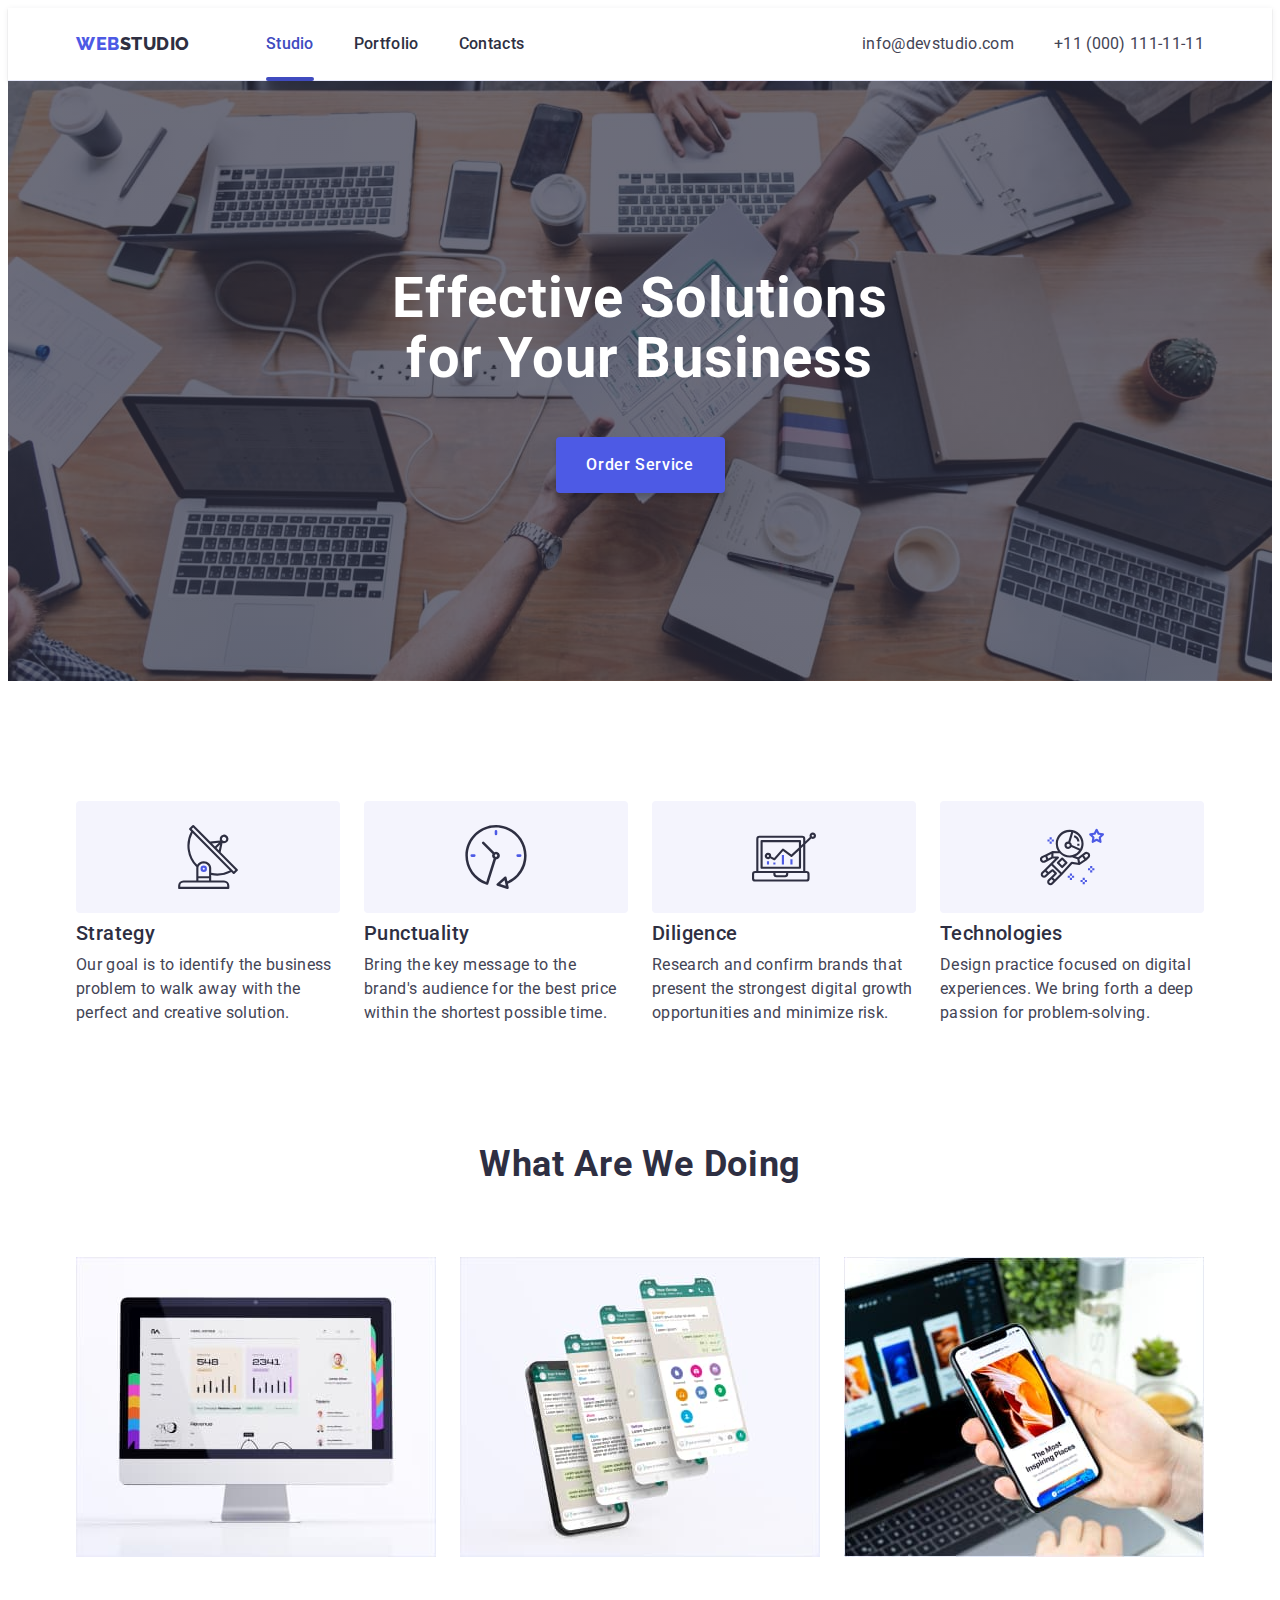
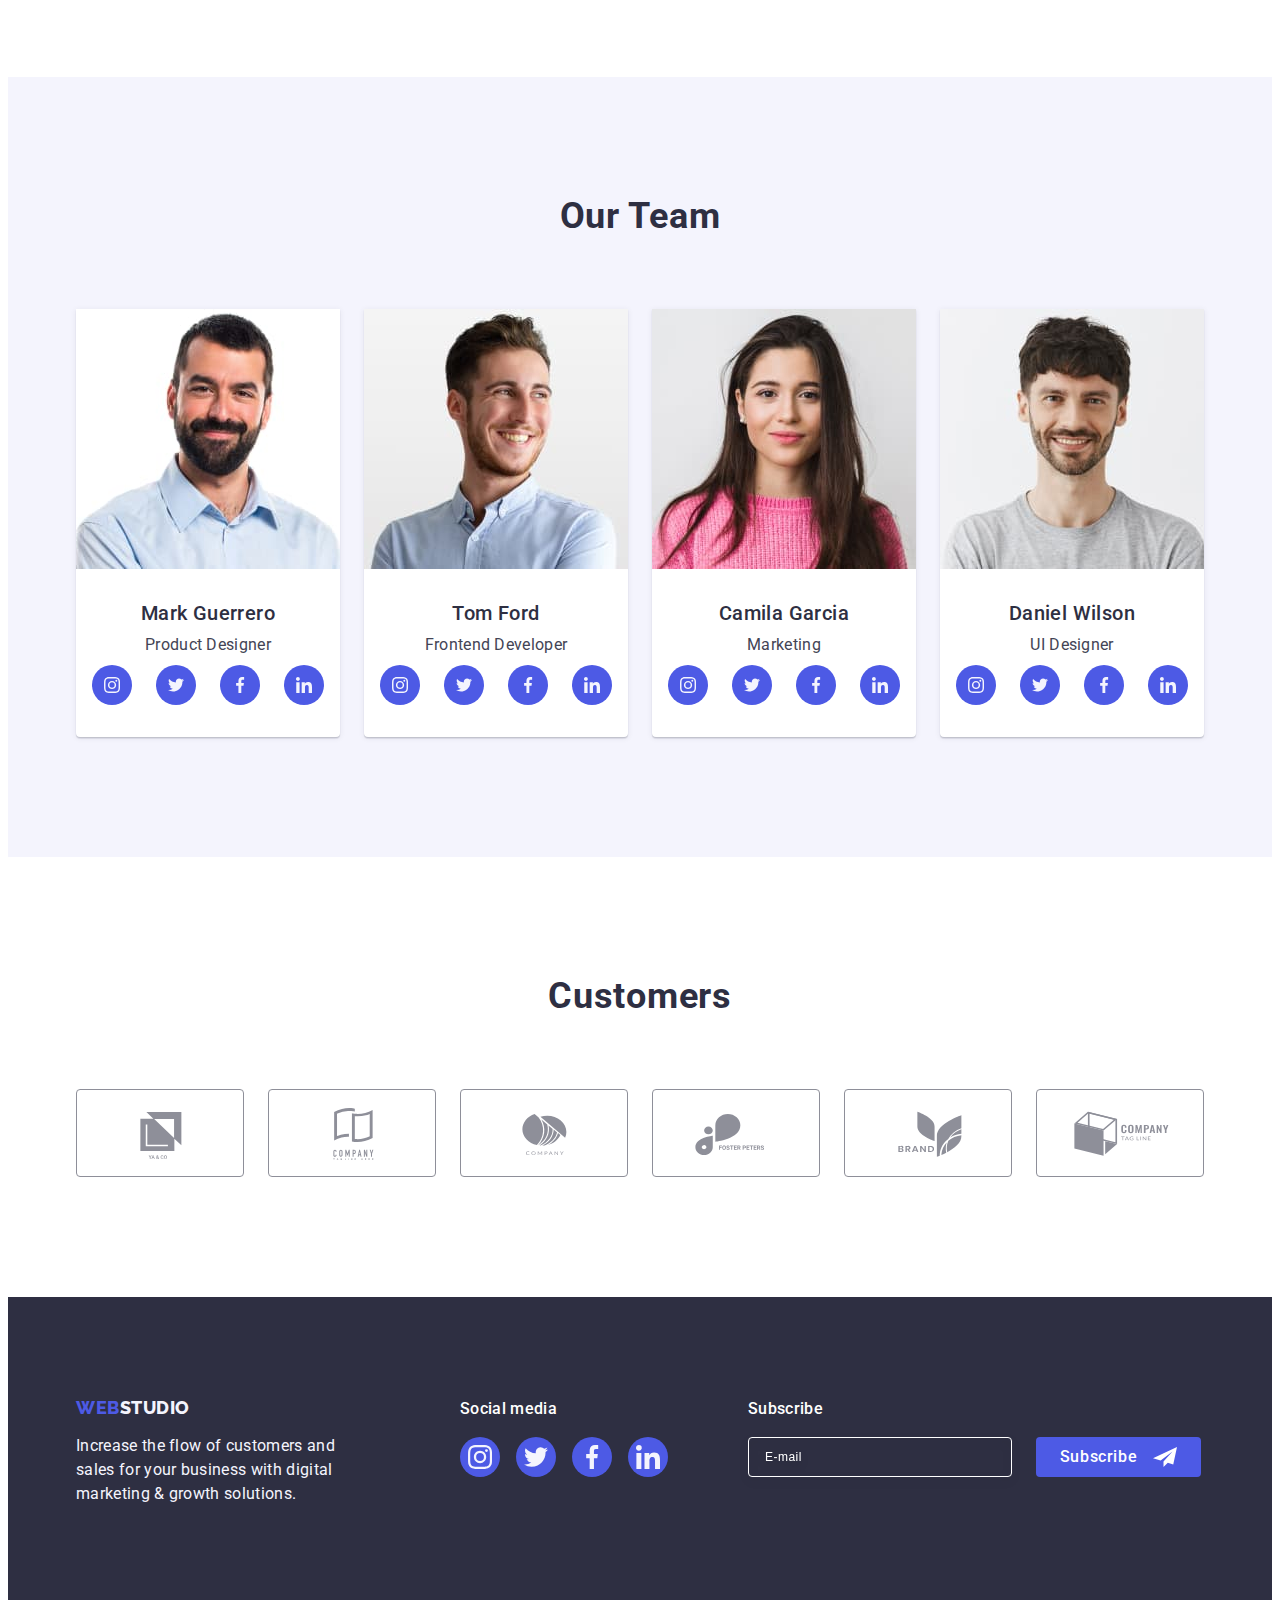
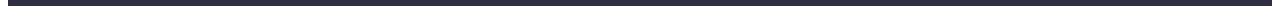
<file: index.html>
<!DOCTYPE html>
<html lang="en">

<head>
    <meta charset="UTF-8">
    <meta http-equiv="X-UA-Compatible" content="IE=edge">
    <meta name="viewport" content="width=device-width, initial-scale=1.0">
    <title>WebStudio</title>
    <link rel="preconnect" href="https://fonts.googleapis.com">
    <link rel="preconnect" href="https://fonts.gstatic.com" crossorigin>
    <link href="https://fonts.googleapis.com/css2?family=Raleway:wght@800&family=Roboto:wght@400;500;700&display=swap"
        rel="stylesheet">
    <link rel="stylesheet" href="https://cdnjs.cloudflare.com/ajax/libs/modern-normalize/2.0.0/modern-normalize.min.css"
        integrity="sha512-4xo8blKMVCiXpTaLzQSLSw3KFOVPWhm/TRtuPVc4WG6kUgjH6J03IBuG7JZPkcWMxJ5huwaBpOpnwYElP/m6wg=="
        crossorigin="anonymous" referrerpolicy="no-referrer" />
    <link rel="stylesheet" href="./css/styles.css">
</head>

<body>
    <header class="header">
        <div class="container header-container">
            <nav class="header-nav">
                <a href="./index.html" class="header-logo link">Web<span class="style-logo">Studio</span>
                </a>
                <ul class="nav-list list">
                    <li class="nav-item"><a class="nav-link link current" href="./index.html">Studio</a></li>
                    <li class="nav-item"><a class="nav-link link" href="./portfolio.html">Portfolio</a></li>
                    <li class="nav-item"><a class="nav-link link" href="">Contacts</a></li>
                </ul>
            </nav>

            <address class="header-address">
                <ul class="address-list list">
                    <li class="address-item"><a class="address-link link"
                            href="mailto:info@devstudio.com">info@devstudio.com</a>
                    </li>
                    <li class="address-item"><a class="address-link link" href="tel:+110001111111">+11 (000)
                            111-11-11</a></li>
                </ul>
            </address>
        </div>
    </header>

    <main>

        <!-- Hero -->

        <section class="hero">
            <div class="container">
                <h1 class="hero-title">Effective Solutions for Your Business</h1>
                <button type="button" class="hero-button" data-modal-open>Order Service</button>
            </div>
        </section>

        <!-- Section 2 -->

        <section class="features">
            <div class="container">
                <h2 class="visually-hidden">Features</h2>
                <ul class="features-list list">
                    <li class="features-item">
                        <div class="features-item-box">
                            <svg class="features-item-icon" width="64" height="64">
                                <use href="./images/icons.svg#icon-antenna">

                                </use>
                            </svg>
                        </div>
                        <h3 class="features-item-title">Strategy</h3>
                        <p class="features-text">Our goal is to identify the business
                            problem to walk away with the perfect and creative solution.</p>
                    </li>
                    <li class="features-item">
                        <div class="features-item-box">
                            <svg class="features-item-icon" width="64" height="64">
                                <use href="./images/icons.svg#icon-clock">

                                </use>
                            </svg>
                        </div>
                        <h3 class="features-item-title">Punctuality</h3>
                        <p class="features-text">Bring the key message to the brand's audience for the best price within
                            the
                            shortest possible
                            time.</p>
                    </li>
                    <li class="features-item">
                        <div class="features-item-box">
                            <svg class="features-item-icon" width="64" height="64">
                                <use href="./images/icons.svg#icon-diagram">

                                </use>
                            </svg>
                        </div>
                        <h3 class="features-item-title">Diligence</h3>
                        <p class="features-text">Research and confirm brands that present the strongest digital growth
                            opportunities and minimize
                            risk.</p>
                    </li>
                    <li class="features-item">
                        <div class="features-item-box">
                            <svg class="features-item-icon" width="64" height="64">
                                <use href="./images/icons.svg#icon-astronaut">

                                </use>
                            </svg>
                        </div>
                        <h3 class="features-item-title">Technologies</h3>
                        <p class="features-text">Design practice focused on digital experiences. We bring forth a deep
                            passion for
                            problem-solving.</p>
                    </li>
                </ul>
            </div>
        </section>

        <!-- Section 3 -->

        <section class="project">
            <div class="container">
                <h2 class="project-title">What are we doing</h2>
                <ul class="project-list list">
                    <li class="project-item"><img src="./images/img1.jpg" alt="desktop" width="360" height="300"></li>
                    <li class="project-item"><img src="./images/img2.jpg" alt="phonescreen" width="360" height="300">
                    </li>
                    <li class="project-item"><img src="./images/img3.jpg" alt="mobile app" width="360" height="300">
                    </li>
                </ul>
            </div>
        </section>

        <!-- Section 4 -->

        <section class="team">
            <div class="container">
                <h2 class="team-title">Our Team</h2>
                <ul class="team-list list">
                    <li class="team-item">
                        <img class="team-item-img" src="./images/mark.jpg" alt="Mark Guerrero" width="264" height="260">
                        <div class="team-card">
                            <h3 class="teammate">Mark Guerrero</h3>
                            <p class="team-text">Product Designer</p>
                            <ul class="team-soc-list list">
                                <li class="team-soc-item">
                                    <a class="team-soc-link link" href="" target="_blank" rel="noopener noreferrer">
                                        <svg class="team-soc-icon" width="16" height="16">
                                            <use href="./images/icons.svg#icon-instagram"></use>
                                        </svg>
                                    </a>
                                </li>
                                <li class="team-soc-item">
                                    <a class="team-soc-link link" href="" target="_blank" rel="noopener noreferrer">
                                        <svg class="team-soc-icon" width="16" height="16">
                                            <use href="./images/icons.svg#icon-twitter"></use>
                                        </svg>
                                    </a>
                                </li>
                                <li class="team-soc-item">
                                    <a class="team-soc-link link" href="" target="_blank" rel="noopener noreferrer">
                                        <svg class="team-soc-icon" width="16" height="16">
                                            <use href="./images/icons.svg#icon-facebook"></use>
                                        </svg>
                                    </a>
                                </li>
                                <li class="team-soc-item">
                                    <a class="team-soc-link link" href="" target="_blank" rel="noopener noreferrer">
                                        <svg class="team-soc-icon" width="16" height="16">
                                            <use href="./images/icons.svg#icon-linkedin"></use>
                                        </svg>
                                    </a>
                                </li>
                            </ul>
                        </div>
                    </li>

                    <li class="team-item">
                        <img class="team-item-img" src="./images/tom.jpg" alt="Tom Ford" width="264" height="260">
                        <div class="team-card">
                            <h3 class="teammate">Tom Ford</h3>
                            <p class="team-text">Frontend Developer</p>
                            <ul class="team-soc-list list">
                                <li class="team-soc-item">
                                    <a class="team-soc-link link" href="" target="_blank" rel="noopener noreferrer">
                                        <svg class="team-soc-icon" width="16" height="16">
                                            <use href="./images/icons.svg#icon-instagram"></use>
                                        </svg>
                                    </a>
                                </li>
                                <li class="team-soc-item">
                                    <a class="team-soc-link link" href="" target="_blank" rel="noopener noreferrer">
                                        <svg class="team-soc-icon" width="16" height="16">
                                            <use href="./images/icons.svg#icon-twitter"></use>
                                        </svg>
                                    </a>
                                </li>
                                <li class="team-soc-item">
                                    <a class="team-soc-link link" href="" target="_blank" rel="noopener noreferrer">
                                        <svg class="team-soc-icon" width="16" height="16">
                                            <use href="./images/icons.svg#icon-facebook"></use>
                                        </svg>
                                    </a>
                                </li>
                                <li class="team-soc-item">
                                    <a class="team-soc-link link" href="" target="_blank" rel="noopener noreferrer">
                                        <svg class="team-soc-icon" width="16" height="16">
                                            <use href="./images/icons.svg#icon-linkedin"></use>
                                        </svg>
                                    </a>
                                </li>
                            </ul>
                        </div>
                    </li>

                    <li class="team-item">
                        <img class="team-item-img" src="./images/camila.jpg" alt="Camila Garcia" width="264"
                            height="260">
                        <div class="team-card">
                            <h3 class="teammate">Camila Garcia</h3>
                            <p class="team-text">Marketing</p>
                            <ul class="team-soc-list list">
                                <li class="team-soc-item">
                                    <a class="team-soc-link link" href="" target="_blank" rel="noopener noreferrer">
                                        <svg class="team-soc-icon" width="16" height="16">
                                            <use href="./images/icons.svg#icon-instagram"></use>
                                        </svg>
                                    </a>
                                </li>
                                <li class="team-soc-item">
                                    <a class="team-soc-link link" href="" target="_blank" rel="noopener noreferrer">
                                        <svg class="team-soc-icon" width="16" height="16">
                                            <use href="./images/icons.svg#icon-twitter"></use>
                                        </svg>
                                    </a>
                                </li>
                                <li class="team-soc-item">
                                    <a class="team-soc-link link" href="" target="_blank" rel="noopener noreferrer">
                                        <svg class="team-soc-icon" width="16" height="16">
                                            <use href="./images/icons.svg#icon-facebook"></use>
                                        </svg>
                                    </a>
                                </li>
                                <li class="team-soc-item">
                                    <a class="team-soc-link link" href="" target="_blank" rel="noopener noreferrer">
                                        <svg class="team-soc-icon" width="16" height="16">
                                            <use href="./images/icons.svg#icon-linkedin"></use>
                                        </svg>
                                    </a>
                                </li>
                            </ul>
                        </div>
                    </li>

                    <li class="team-item">
                        <img class="team-item-img" src="./images/daniel.jpg" alt="Daniel Wilson" width="264"
                            height="260">
                        <div class="team-card">
                            <h3 class="teammate">Daniel Wilson</h3>
                            <p class="team-text">UI Designer</p>
                            <ul class="team-soc-list list">
                                <li class="team-soc-item">
                                    <a class="team-soc-link link" href="" target="_blank" rel="noopener noreferrer">
                                        <svg class="team-soc-icon" width="16" height="16">
                                            <use href="./images/icons.svg#icon-instagram"></use>
                                        </svg>
                                    </a>
                                </li>
                                <li class="team-soc-item">
                                    <a class="team-soc-link link" href="" target="_blank" rel="noopener noreferrer">
                                        <svg class="team-soc-icon" width="16" height="16">
                                            <use href="./images/icons.svg#icon-twitter"></use>
                                        </svg>
                                    </a>
                                </li>
                                <li class="team-soc-item">
                                    <a class="team-soc-link link" href="" target="_blank" rel="noopener noreferrer">
                                        <svg class="team-soc-icon" width="16" height="16">
                                            <use href="./images/icons.svg#icon-facebook"></use>
                                        </svg>
                                    </a>
                                </li>
                                <li class="team-soc-item">
                                    <a class="team-soc-link link" href="" target="_blank" rel="noopener noreferrer">
                                        <svg class="team-soc-icon" width="16" height="16">
                                            <use href="./images/icons.svg#icon-linkedin"></use>
                                        </svg>
                                    </a>
                                </li>
                            </ul>
                        </div>
                    </li>

                </ul>
            </div>
        </section>

        <!-- Section 5 -->

        <section class="customers">
            <div class="container">
                <h2 class="customers-title">Customers</h2>
                <ul class="customers-list list">
                    <li class="customers-item">
                        <a class="customers-link link" href="" target="_blank" rel="noopener noreferrer">
                            <svg class="customers-icon" width="104" height="56">
                                <use href="./images/icons.svg#icon-logo1">

                                </use>
                            </svg>
                        </a>
                    </li>
                    <li class="customers-item">
                        <a class="customers-link link" href="" target="_blank" rel="noopener noreferrer">
                            <svg class="customers-icon" width="104" height="56">
                                <use href="./images/icons.svg#icon-logo2">

                                </use>
                            </svg>
                        </a>
                    </li>
                    <li class="customers-item">
                        <a class="customers-link link" href="" target="_blank" rel="noopener noreferrer">
                            <svg class="customers-icon" width="104" height="56">
                                <use href="./images/icons.svg#icon-logo3">

                                </use>
                            </svg>
                        </a>
                    </li>
                    <li class="customers-item">
                        <a class="customers-link link" href="" target="_blank" rel="noopener noreferrer">
                            <svg class="customers-icon" width="104" height="56">
                                <use href="./images/icons.svg#icon-logo4">

                                </use>
                            </svg>
                        </a>
                    </li>
                    <li class="customers-item">
                        <a class="customers-link link" href="" target="_blank" rel="noopener noreferrer">
                            <svg class="customers-icon" width="104" height="56">
                                <use href="./images/icons.svg#icon-logo5">

                                </use>
                            </svg>
                        </a>
                    </li>
                    <li class="customers-item">
                        <a class="customers-link link" href="" target="_blank" rel="noopener noreferrer">
                            <svg class="customers-icon" width="104" height="56">
                                <use href="./images/icons.svg#icon-logo6">

                                </use>
                            </svg>
                        </a>
                    </li>
                </ul>
            </div>

        </section>

    </main>

    <!-- Footer -->

    <footer class="footer">
        <div class="container footer-container">
            <div class="footer-left-container">
                <a href="./index.html" class="footer-logo link">Web<span class="logo-style">Studio</span></a>
                <p class="footer-text">Increase the flow of customers and sales for your business with digital marketing
                    & growth solutions.</p>
            </div>
            <div class="footer-right-container">
                <p class="footer-title">Social media</p>
                <ul class="footer-soc-list list">
                    <li class="footer-soc-item">
                        <a class="footer-soc-link link" href="" target="_blank" rel="noopener noreferrer">
                            <svg class="footer-soc-icon" width="24" height="24">
                                <use href="./images/icons.svg#icon-instagram"></use>
                            </svg>
                        </a>
                    </li>
                    <li class="footer-soc-item">
                        <a class="footer-soc-link link" href="" target="_blank" rel="noopener noreferrer">
                            <svg class="footer-soc-icon" width="24" height="24">
                                <use href="./images/icons.svg#icon-twitter"></use>
                            </svg>
                        </a>
                    </li>
                    <li class="footer-soc-item">
                        <a class="footer-soc-link link" href="" target="_blank" rel="noopener noreferrer">
                            <svg class="footer-soc-icon" width="24" height="24">
                                <use href="./images/icons.svg#icon-facebook"></use>
                            </svg>
                        </a>
                    </li>
                    <li class="footer-soc-item">
                        <a class="footer-soc-link link" href="" target="_blank" rel="noopener noreferrer">
                            <svg class="footer-soc-icon" width="24" height="24">
                                <use href="./images/icons.svg#icon-linkedin"></use>
                            </svg>
                        </a>
                    </li>
                </ul>
            </div>
            <div class="footer-form">
                <p class="footer-form-text">Subscribe</p>
                <form class="subscribe-form">
                    <label class="footer-form-field">
                        <input class="footer-input" name="email" minlength="3" pattern="[a-z]" type="email"
                            placeholder="E-mail" />
                    </label>
                    <button type="submit" class="footer-button">Subscribe
                        <svg class="footer-button-icon" width="24" height="24">
                            <use href="./images/icons.svg#icon-subscribe-icon"></use>
                        </svg>
                    </button>
                </form>
            </div>
        </div>
    </footer>

    <!-- Modal-window -->

    <div class="backdrop is-hidden" data-modal>
        <div class="modal">
            <button type="button" class="modal-close-button" data-modal-close>
                <svg class="modal-close-icon" width="8" height="8">
                    <use href="./images/icons.svg#icon-close-black-18dp-2-1-2"></use>
                </svg>
            </button>
            <p class="modal-title">Leave your contacts and we will call you back</p>
            <form class="modal-form">
                <div class="modal-field">
                    <label for="user-name" class="modal-form-field">Name</label>
                    <div class="input-wrap">
                        <input id="user-name" type="text" name="user-name" class="modal-input" required
                            pattern="[a-zA-Z]+" minlength="2" />
                        <svg class="modal-icon" width="18" height="24">
                            <use href="./images/icons.svg#icon-person-black-18dp-1-1"></use>
                        </svg>
                    </div>
                </div>
                <div class="modal-field">
                    <label for="user-phone" class="modal-form-field">Phone</label>
                    <div class="input-wrap">
                        <input id="user-phone" type="tel" name="user-phone" class="modal-input" required
                            pattern="^[0-9]{3}-[0-9]{3}-[0-9]{2}-[0-9]{2}" title="xxx-xxx-xx-xx" />
                        <svg class="modal-icon" width="18" height="24">
                            <use href="./images/icons.svg#icon-phone-black-18dp-1-1"></use>
                        </svg>
                    </div>
                </div>
                <div class="modal-field">
                    <label for="user-email" class="modal-form-field">Email</label>
                    <div class="input-wrap">
                        <input id="user-email" type="email" name="user-email" class="modal-input" required />
                        <svg class="modal-icon" width="18" height="24">
                            <use href="./images/icons.svg#icon-email-black-18dp-1-1"></use>
                        </svg>
                    </div>
                </div>
                <div class="modal-comment-field">
                    <label for="user-comment" class="modal-form-field">Comment</label>
                    <textarea id="user-comment" name="user-comment" class="modal-comment"
                        placeholder="Text input"></textarea>
                </div>
                <div class="modal-checkbox">
                    <input id="user-privacy" type="checkbox" name="user-privacy" value="true"
                        class="modal-form-check visually-hidden">
                    <label for="user-privacy" class="modal-form-check-desc">
                        <span class="checkbox-icon">
                            <svg class="check-icon" width="10" height="8">
                                <use href="./images/icons.svg#icon-check-icon"></use>
                            </svg>
                        </span> I accept the terms and conditions of the <a class="checkbox-link" href="">Privacy
                            Policy</a>
                    </label>
                </div>
                <button type="submit" class="modal-submit-button">Send</button>

            </form>
        </div>
    </div>
    <script src="./js/modal.js"></script>
</body>

</html>
</file>
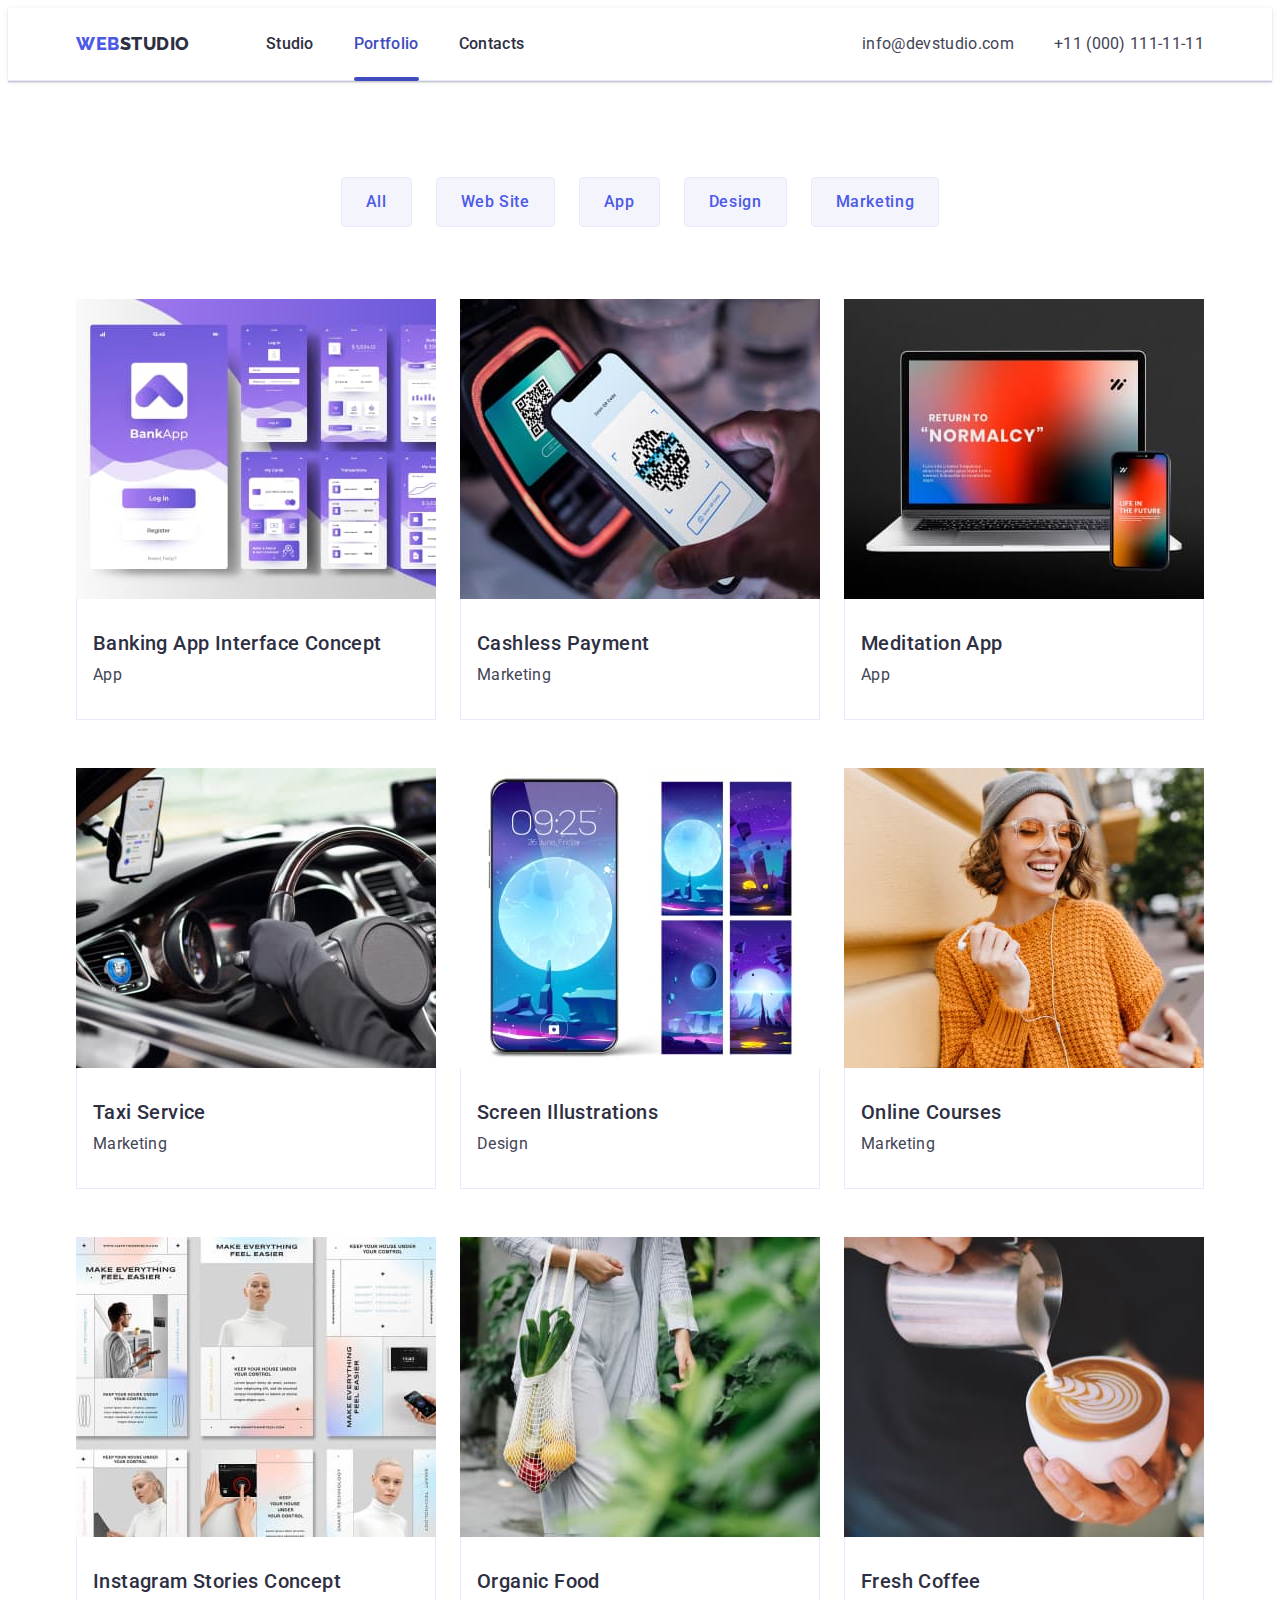
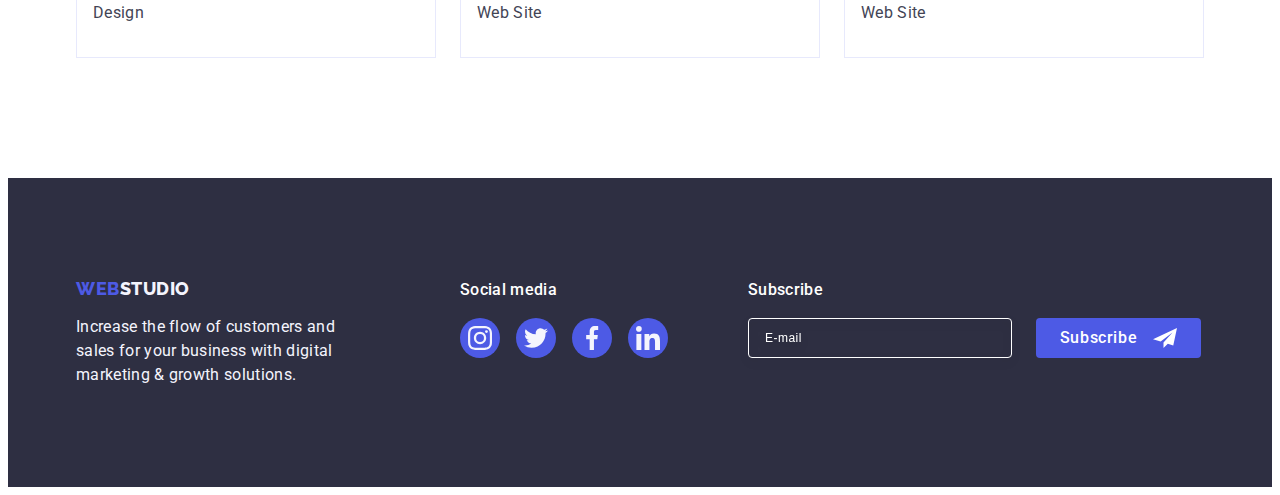
<file: portfolio.html>
<!DOCTYPE html>
<html lang="en">

<head>
    <meta charset="UTF-8">
    <meta http-equiv="X-UA-Compatible" content="IE=edge">
    <meta name="viewport" content="width=device-width, initial-scale=1.0">
    <title>Portfolio</title>
    <link rel="preconnect" href="https://fonts.googleapis.com">
    <link rel="preconnect" href="https://fonts.gstatic.com" crossorigin>
    <link href="https://fonts.googleapis.com/css2?family=Raleway:wght@800&family=Roboto:wght@400;500;700&display=swap"
        rel="stylesheet">
    <link rel="stylesheet" href="https://cdnjs.cloudflare.com/ajax/libs/modern-normalize/2.0.0/modern-normalize.min.css"
        integrity="sha512-4xo8blKMVCiXpTaLzQSLSw3KFOVPWhm/TRtuPVc4WG6kUgjH6J03IBuG7JZPkcWMxJ5huwaBpOpnwYElP/m6wg=="
        crossorigin="anonymous" referrerpolicy="no-referrer" />
    <link rel="stylesheet" href="./css/styles.css">
</head>

<body>
    <header class="header">
        <div class="container header-container">
            <nav class="header-nav">
                <a href="./index.html" class="header-logo link">Web<span class="style-logo">Studio</span>
                </a>
                <ul class="nav-list list">
                    <li class="nav-item"><a class="nav-link link" href="./index.html">Studio</a></li>
                    <li class="nav-item"><a class="nav-link link current" href="./portfolio.html">Portfolio</a></li>
                    <li class="nav-item"><a class="nav-link link" href="">Contacts</a></li>
                </ul>
            </nav>

            <address class="header-address">
                <ul class="address-list list">
                    <li class="address-item"><a class="address-link link"
                            href="mailto:info@devstudio.com">info@devstudio.com</a>
                    </li>
                    <li class="address-item"><a class="address-link link" href="tel:+110001111111">+11 (000)
                            111-11-11</a></li>
                </ul>
            </address>
        </div>

    </header>

    <main>

        <!-- Our Products -->

        <section class="about">
            <div class="container">
                <h1 class="about-title visually-hidden">About our products</h1>
                <ul class="about-list list">
                    <li class="about-item"><button type="button" class="about-button">All</button></li>
                    <li class="about-item"><button type="button" class="about-button">Web Site</button></li>
                    <li class="about-item"><button type="button" class="about-button">App</button></li>
                    <li class="about-item"><button type="button" class="about-button">Design</button></li>
                    <li class="about-item"><button type="button" class="about-button">Marketing</button></li>
                </ul>
                <ul class="products-list list">
                    <li class="product-item "><a href="" class=" product-link link ">
                            <div class="portfolio-image-wrap">
                                <img class="portfolio-image" src="./images/portfolio/card1.jpg" alt="Banking App"
                                    width="360" height="300">
                                <p class="image-cover-text">
                                    14 Stylish and User-Friendly App Design Concepts · Task Manager App · Calorie
                                    Tracker
                                    App · Exotic Fruit Ecommerce App · Cloud Storage App
                                </p>
                            </div>

                            <div class="portfolio-card">
                                <h2 class="product-title link">Banking App Interface Concept</h2>
                                <p class="product-text">App</p>
                            </div>
                        </a></li>
                    <li class="product-item"><a href="" class=" product-link link">
                            <div class="portfolio-image-wrap">
                                <img class="portfolio-image" src="./images/portfolio/card2.jpg" alt="Payment by phone"
                                    width="360" height="300">
                                <p class="image-cover-text">
                                    14 Stylish and User-Friendly App Design Concepts · Task Manager App · Calorie
                                    Tracker
                                    App · Exotic Fruit Ecommerce App · Cloud Storage App
                                </p>
                            </div>

                            <div class="portfolio-card">
                                <h2 class="product-title link">Cashless Payment</h2>
                                <p class="product-text">Marketing</p>
                            </div>
                        </a></li>
                    <li class="product-item"><a href="" class=" product-link link">
                            <div class="portfolio-image-wrap">
                                <img class="portfolio-image" src="./images/portfolio/card3.jpg" alt="Meditation App"
                                    width="360" height="300">
                                <p class="image-cover-text">
                                    14 Stylish and User-Friendly App Design Concepts · Task Manager App · Calorie
                                    Tracker
                                    App · Exotic Fruit Ecommerce App · Cloud Storage App
                                </p>
                            </div>

                            <div class="portfolio-card">
                                <h2 class="product-title link">Meditation App</h2>
                                <p class="product-text">App</p>
                            </div>
                        </a></li>
                    <li class="product-item"><a href="" class=" product-link link">
                            <div class="portfolio-image-wrap">
                                <img class="portfolio-image" src="./images/portfolio/card4.jpg" alt="Taxi Service"
                                    width="360" height="300">
                                <p class="image-cover-text">
                                    14 Stylish and User-Friendly App Design Concepts · Task Manager App · Calorie
                                    Tracker
                                    App · Exotic Fruit Ecommerce App · Cloud Storage App
                                </p>
                            </div>

                            <div class="portfolio-card">
                                <h2 class="product-title link">Taxi Service</h2>
                                <p class="product-text">Marketing</p>
                            </div>
                        </a></li>
                    <li class="product-item"><a href="" class=" product-link link">
                            <div class="portfolio-image-wrap">
                                <img class="portfolio-image" src="./images/portfolio/card5.jpg" alt="Phonescreen"
                                    width="360" height="300">
                                <p class="image-cover-text">
                                    14 Stylish and User-Friendly App Design Concepts · Task Manager App · Calorie
                                    Tracker
                                    App · Exotic Fruit Ecommerce App · Cloud Storage App
                                </p>
                            </div>

                            <div class="portfolio-card">
                                <h2 class="product-title link">Screen Illustrations</h2>
                                <p class="product-text">Design</p>
                            </div>
                        </a></li>
                    <li class="product-item"><a href="" class=" product-link link">
                            <div class="portfolio-image-wrap">
                                <img class="portfolio-image" src="./images/portfolio/card6.jpg" alt="Happy customer"
                                    width="360" height="300">
                                <p class="image-cover-text">
                                    14 Stylish and User-Friendly App Design Concepts · Task Manager App · Calorie
                                    Tracker
                                    App · Exotic Fruit Ecommerce App · Cloud Storage App
                                </p>
                            </div>

                            <div class="portfolio-card">
                                <h2 class="product-title link">Online Courses</h2>
                                <p class="product-text">Marketing</p>
                            </div>
                        </a></li>
                    <li class="product-item"><a href="" class=" product-link link">
                            <div class="portfolio-image-wrap">
                                <img class="portfolio-image" src="./images/portfolio/card7.jpg" alt="Instagram Stories"
                                    width="360" height="300">
                                <p class="image-cover-text">
                                    14 Stylish and User-Friendly App Design Concepts · Task Manager App · Calorie
                                    Tracker
                                    App · Exotic Fruit Ecommerce App · Cloud Storage App
                                </p>
                            </div>

                            <div class="portfolio-card">
                                <h2 class="product-title link">Instagram Stories Concept</h2>
                                <p class="product-text">Design</p>
                            </div>
                        </a></li>
                    <li class="product-item"><a href="" class=" product-link link">
                            <div class="portfolio-image-wrap">
                                <img class="portfolio-image" src="./images/portfolio/card8.jpg" alt="Organic Food"
                                    width="360" height="300">
                                <p class="image-cover-text">
                                    14 Stylish and User-Friendly App Design Concepts · Task Manager App · Calorie
                                    Tracker
                                    App · Exotic Fruit Ecommerce App · Cloud Storage App
                                </p>
                            </div>

                            <div class="portfolio-card">
                                <h2 class="product-title link">Organic Food</h2>
                                <p class="product-text">Web Site</p>
                            </div>
                        </a></li>
                    <li class="product-item"><a href="" class=" product-link link">
                            <div class="portfolio-image-wrap">
                                <img class="portfolio-image" src="./images/portfolio/card9.jpg" alt="Cup of Coffee"
                                    width="360" height="300">
                                <p class="image-cover-text">
                                    14 Stylish and User-Friendly App Design Concepts · Task Manager App · Calorie
                                    Tracker
                                    App · Exotic Fruit Ecommerce App · Cloud Storage App
                                </p>
                            </div>

                            <div class="portfolio-card">
                                <h2 class="product-title link">Fresh Coffee</h2>
                                <p class="product-text">Web Site</p>
                            </div>
                        </a></li>
                </ul>
            </div>
        </section>

    </main>

    <!-- Footer -->

    <footer class="footer">
        <div class="container footer-container">
            <div class="footer-left-container">
                <a href="./index.html" class="footer-logo link">Web<span class="logo-style">Studio</span></a>
                <p class="footer-text">Increase the flow of customers and sales for your business with digital marketing
                    & growth solutions.</p>
            </div>

            <div class="footer-right-container">
                <p class="footer-title">Social media</p>
                <ul class="footer-soc-list list">
                    <li class="footer-soc-item">
                        <a class="footer-soc-link link" href="" target="_blank" rel="noopener noreferrer">
                            <svg class="footer-soc-icon" width="24" height="24">
                                <use href="./images/icons.svg#icon-instagram"></use>
                            </svg>
                        </a>
                    </li>
                    <li class="footer-soc-item">
                        <a class="footer-soc-link link" href="" target="_blank" rel="noopener noreferrer">
                            <svg class="footer-soc-icon" width="24" height="24">
                                <use href="./images/icons.svg#icon-twitter"></use>
                            </svg>
                        </a>
                    </li>
                    <li class="footer-soc-item">
                        <a class="footer-soc-link link" href="" target="_blank" rel="noopener noreferrer">
                            <svg class="footer-soc-icon" width="24" height="24">
                                <use href="./images/icons.svg#icon-facebook"></use>
                            </svg>
                        </a>
                    </li>
                    <li class="footer-soc-item">
                        <a class="footer-soc-link link" href="" target="_blank" rel="noopener noreferrer">
                            <svg class="footer-soc-icon" width="24" height="24">
                                <use href="./images/icons.svg#icon-linkedin"></use>
                            </svg>
                        </a>
                    </li>
                </ul>
            </div>

            <div class="footer-form">
                <p class="footer-form-text">Subscribe</p>
                <form class="subscribe-form">
                    <label class="footer-form-field">
                        <input class="footer-input" name="email" minlength="3" pattern="[a-z]" type="email"
                            placeholder="E-mail" />
                    </label>
                    <button type="submit" class="footer-button">Subscribe
                        <svg class="footer-button-icon" width="24" height="24">
                            <use href="./images/icons.svg#icon-subscribe-icon"></use>
                        </svg>
                    </button>
                </form>
            </div>

        </div>
    </footer>

</body>

</html>
</file>
<file: css/styles.css>
*,
::after,
::before {
    box-sizing: border-box;
}

:root {
    --color: #434455;
    --first-color: #FFFFFF;
    --light-blue-color: #4D5AE5;
    --navy-color: #2E2F42;
    --address-link-color: #434455;
    --text-color: #434455;
    --hover-color: #404BBF;
    --second-color: #F4F4FD;
    --border: #e7e9fc;
    --footer-soc-hover: #31d0aa;
    --customers-color: #8e8f99;
    --label-color: #8e8f99;
}

body {
    font-family: 'Roboto', sans-serif;
    color: var(--color);
    background-color: var(--first-color);    
}

.list{
    list-style: none;
}

.link{
    text-decoration: none;
}

h1,h2,h3,h4,h5,h6,p,ul {
margin: 0;
padding: 0;

}
.container {
    width: 1158px;
    padding-left: 15px;
    padding-right: 15px;
    margin: 0 auto;
}

img {
    display: block;
}


/* Header */

.header {
border-bottom: 1px solid var(--border);
box-shadow: 0px 2px 1px rgba(46, 47, 66, 0.08), 0px 1px 1px rgba(46, 47, 66, 0.16), 0px 1px 6px rgba(46, 47, 66, 0.08);
}

.header-container {
    display: flex;
    align-items: center;
}

.header-nav {
    display: flex;
    align-items: center;
}

.nav-list {
    display: flex;
    align-items: center;
    gap: 40px;
}

.header-logo{
    font-family: 'Raleway', sans-serif;
    font-style: normal;
    font-weight: 800;
    font-size: 18px;
    line-height: 1.17;
    letter-spacing: 0.03em;
    text-transform: uppercase;
    color: var(--light-blue-color);
    margin-right: 76px;
}

.style-logo{
    font-family: 'Raleway', sans-serif;
    font-style: normal;
    font-weight: 800;
    font-size: 18px;
    line-height: 1.17;
    letter-spacing: 0.03em;
    text-transform: uppercase;
    color: var(--navy-color);
}

.nav-link{
    font-weight: 500;
    font-size: 16px;
    line-height: 1.50;
    letter-spacing: 0.02em;
    color: var(--navy-color);
    padding-top: 24px;
    padding-bottom: 24px;
    display: block;
    position: relative;
    transition: color 250ms cubic-bezier(0.4, 0, 0.2, 1);
}

.nav-link.current:after {
    content: "";
    position: absolute;
    width: 100%;
    height: 4px;
    left: 0;
    bottom: -1px;
    background-color: var(--hover-color);
    border-radius: 2px;


}

.nav-link:hover,
.nav-link:focus,
.nav-link.current {
    color: var(--hover-color);
}

.header-address {
    font-style: normal;
    margin-left: auto;
}

.address-list {
    display: flex;
    gap: 40px;   
}

.address-link{
    font-size: 16px;
    line-height: 1.50;
    letter-spacing: 0.02em;
    color: var(--address-link-color);
    transition: color 250ms cubic-bezier(0.4, 0, 0.2, 1);
}

.address-link:hover,
.address-link:focus {
color: var(--hover-color);
}

/* Hero */

.hero{
    background-color: var(--navy-color);
    padding-top: 188px;
    padding-bottom: 188px;
    background-image: linear-gradient(rgba(46, 47, 66, 0.7),rgba(46, 47, 66, 0.7)),url(../images/people-office1.jpg);
    max-width: 1440px;
    background-repeat: no-repeat;
    background-position: center;
    background-size: cover;
    margin-left: auto;
    margin-right: auto;
}

.hero-title{
    
    font-weight: 700;
    font-size: 56px;
    line-height: 1.07;
    letter-spacing: 0.02em;
    color: var(--first-color);
    margin-top: 0;
    margin-right: auto;
    margin-left: auto;
    margin-bottom: 48px;
    max-width: 496px;
    text-align: center;
}

.hero-button{
    
    font-family: 'Roboto', sans-serif;
    font-style: normal;
    font-weight: 500;
    font-size: 16px;
    line-height: 1.50;
    letter-spacing: 0.04em;
    color: var(--first-color);
    background-color: var(--light-blue-color);
    cursor: pointer;
    display: block;
    box-shadow: 0px 4px 4px rgba(0, 0, 0, 0.15);
    border-radius: 4px;
    margin: 0 auto;
    min-width: 169px;
    height: 56px;
    border: none;
    transition: background-color 250ms cubic-bezier(0.4, 0, 0.2, 1);
    }

.hero-button:hover,
.hero-button:focus {
    background-color: var(--hover-color);
}

/* Section 2 */

.features {
    padding-top: 120px;
    padding-bottom: 120px;
}


.visually-hidden {
    width: 1px;
    height: 1px;
    margin: -1px;
    border: 0;
    padding: 0;
    white-space: nowrap;
    clip-path: inset(100%);
    clip: rect(0 0 0 0);
    overflow: hidden;
    position: absolute;
}

.features-item-box {
    display: flex;
    align-items: center;
    justify-content: center;
    height: 112px;
    background-color: var(--second-color);
    border-radius: 4px;
    margin-bottom: 8px;
}

.features-list {
    display: flex;
    gap: 24px;
}

.features-item {
    width: calc((100% - 72px) / 4);
}

.features-item-title {
    font-weight: 500;
    font-size: 20px;
    line-height: 1.20;
    letter-spacing: 0.02em;
    color: var(--navy-color);
    margin-bottom: 8px;
}

.features-text {
    font-size: 16px;
    line-height: 1.5;
    letter-spacing: 0.02em;
    color: var(--text-color);
}

/* Section 3 */

.project {
    padding-bottom: 120px;
}

.project-title {
    font-weight: 700;
    font-size: 36px;
    line-height: 1.11;
    text-align: center;
    letter-spacing: 0.02em;
    text-transform: capitalize;   
    color: var(--navy-color);
    margin-bottom: 72px;
}

.project-list {
    display: flex;
    gap: 24px;
    margin-top: 72px;
}

.project-item {
    flex-basis: calc((100% - 48px) / 3);
}

/* Section 4 */

.team {
    background-color: var(--second-color);
    padding-top: 120px;
    padding-bottom: 120px;
}

.team-title {
    font-weight: 700;
    font-size: 36px;
    line-height: 1.11;
    text-align: center;
    letter-spacing: 0.02em;
    text-transform: capitalize;
    color: var(--navy-color);
    margin-bottom: 72px;
}

.team-list {
    display: flex;
    gap: 24px;
}

.team-item {
    background-color: var(--first-color);
    box-shadow: 0px 1px 6px rgba(46, 47, 66, 0.08), 0px 1px 1px rgba(46, 47, 66, 0.16), 0px 2px 1px rgba(46, 47, 66, 0.08);
    border-radius: 0px 0px 4px 4px;
    width: calc ((100% - 3 * 24px) / 4);
}

.team-item-img {
    display: block;
    max-width: 100%;
    height: auto;
}

.team-card {
    padding: 32px 16px;
    }

.teammate {
    font-weight: 500;
    font-size: 20px;
    line-height: 1.20;
    letter-spacing: 0.02em; 
    color: var(--navy-color);
    text-align: center;
    margin-bottom: 8px;
}

.team-text {
    font-size: 16px;
    line-height: 1.50;
    letter-spacing: 0.02em;
    color: var(--text-color);
    text-align: center;
}

.team-soc-list {
    display: flex;
    justify-content: center;
    gap: 24px;
    margin-top: 8px;
}

.team-soc-item {
    width: 40px;
    height: 40px;
}

.team-soc-link {
    width: 100%;
    height: 100%;
    background-color: var(--light-blue-color);
    border-radius: 50%;
    display: flex;
    align-items: center;
    justify-content: center;
    transition: background-color 250ms cubic-bezier(0.4, 0, 0.2, 1);
}

.team-soc-link:hover,
.team-soc-link:focus {
    background-color: var(--hover-color);
}

.team-soc-icon {
    fill: var(--second-color);
}

/* Section-5 */

.customers {
    padding-top: 120px;
    padding-bottom: 120px;
}

.customers-title {
    font-size: 36px;
    line-height: 1.11;
    text-align: center;
    letter-spacing: 0.02em;
    color: var(--navy-color);
    margin-bottom: 72px;
}

.customers-list {
    display: flex;
    gap: 24px;
}

.customers-item {
    width: calc((100% - 120px) / 6);
    height: 88px;
}

.customers-link {
    width: 100%;
    height: 100%;
    border: 1px solid #8e8f99;
    border-radius: 4px;
    display: flex;
    align-items: center;
    justify-content: center;
    color: var(--customers-color);
    transition:  border-color 250ms cubic-bezier(0.4, 0, 0.2, 1), color 250ms cubic-bezier(0.4, 0, 0.2, 1);
}

.customers-icon {
    fill: currentColor;
}

.customers-link:hover {
    border-color: var(--hover-color);
    color: var(--hover-color);
}

.customers-link:focus {
border-color: var(--hover-color);
    color: var(--hover-color);
}


/* Footer */

.footer {
    background: var(--navy-color);
    padding-top: 100px;
    padding-bottom: 100px;
}

.footer-text {
    font-size: 16px;
    line-height: 1.50;
    letter-spacing: 0.02em;   
    color: var(--second-color);
    max-width: 264px;
}

.footer-logo {
    font-family: 'Raleway', sans-serif;
    font-style: normal;
    font-weight: 800;
    font-size: 18px;
    line-height: 1.17;
    letter-spacing: 0.03em;
    text-transform: uppercase;
    color: var(--light-blue-color);
    display: inline-block;
    margin-bottom: 16px;
}

.logo-style {
    font-family: 'Raleway', sans-serif;
    font-style: normal;
    font-weight: 800;
    font-size: 18px;
    line-height: 1.17; 
    letter-spacing: 0.03em;
    text-transform: uppercase;
    color: var(--second-color);
}

.footer-container {
    display: flex;
    align-items: baseline;
}

.footer-left-container {
    margin-right: 120px;
}

.footer-right-container {

}

.footer-title {
    font-weight: 500;
    font-size: 16px;
    line-height: 1.5;
    letter-spacing: 0.02em;
    color: var(--first-color);
    margin-bottom: 16px;
}

.footer-soc-list {
    display: flex;
    gap: 16px;
}

.footer-soc-item {
    width: 40px;
    height: 40px;
}

.footer-soc-link {
    width: 100%;
    height: 100%;
    background-color: var(--light-blue-color);
    border-radius: 50%;
    display: flex;
    align-items: center;
    justify-content: center;
    transition: background-color 250ms cubic-bezier(0.4, 0, 0.2, 1);
}

.footer-soc-link:hover,
.footer-soc-link:focus {
    background-color: var(--footer-soc-hover);
}

.footer-soc-icon {
    fill: var(--second-color);
}

.footer-form {
    margin-left: 80px;
}

.footer-form-text {
    font-family: 'Roboto';
    font-style: normal;
    font-weight: 500;
    font-size: 16px;
    line-height: 1.5;
    letter-spacing: 0.02em;
    color: var(--first-color);
    margin-bottom: 16px;
}

.subscribe-form {
    display: flex;
    gap: 24px;
}

.footer-input {
    width: 264px;
    height: 40px;
    border: 1px solid var(--first-color);
    background-color: transparent;
    font-size: 12px;
    line-height: 1.5;
    letter-spacing: 0.04em;
    padding-left: 16px;
    filter: drop-shadow(0px 4px 4px rgba(0, 0, 0, 0.15));
    border-radius: 4px;
    color: var(--first-color);
}

.footer-input::placeholder {
    color: var(--first-color);
}

.footer-button {
    min-width: 165px;
    height: 40px;
    display: flex;
    justify-content: center;
    align-items: center;
    font-family: "Roboto", sans-serif;
    font-size: 16px;
    font-weight: 500;
    line-height: 1.5;
    letter-spacing: 0.04em;
    color: var(--first-color);
    cursor: pointer;
    background-color: var(--light-blue-color);
    border: none;
    border-radius: 4px;
}

.footer-button:hover,
.footer-button:focus {
    background-color: var(--hover-color);
}

.footer-button-icon {
    margin-left: 16px;
    fill: var(--first-color);
}

/* Portfolio */

.about {
    padding-top: 96px;
    padding-bottom: 120px;
}

.about-list {
    display: flex;
    gap: 24px;
    justify-content: center;
    margin-bottom: 72px;
}

.about-item {
    background: var(--first-color);
    
}

.products-list {
    display: flex;
    flex-wrap: wrap;
    column-gap: 24px;
    row-gap: 48px;
}

.portfolio-card {
    padding: 32px 16px;
    border: 1px solid var(--border);
    border-top: none;
}

.about-button {
    font-family: 'Roboto', sans-serif;
    font-style: normal;
    font-weight: 500;
    font-size: 16px;
    line-height: 1.50;
    letter-spacing: 0.04em;
    color: var(--light-blue-color);
    background-color: var(--second-color);
    cursor: pointer;
    padding: 12px 24px;
    border: 1px solid var(--border);
    border-radius: 4px;
    transition: color 250ms cubic-bezier(0.4, 0, 0.2, 1),
        background-color 250ms cubic-bezier(0.4, 0, 0.2, 1),
        border-color 250ms cubic-bezier(0.4, 0, 0.2, 1),
        box-shadow 250ms cubic-bezier(0.4, 0, 0.2, 1);
}

.about-button:hover,
.about-button:focus {
    color: var(--first-color);
    background-color: var(--hover-color);
    border: 1px solid transparent;
    box-shadow: 0px 3px 1px rgba(0, 0, 0, 0.1), 0px 2px 1px rgba(0, 0, 0, 0.08), 0px 2px 2px rgba(0, 0, 0, 0.12);
}

.product-item {
    width: calc((100% - 48px) / 3);
    position: relative;
}

.product-link {
    display: block;
    transition: box-shadow 250ms cubic-bezier(0.4, 0, 0.2, 1);
}

.product-link:hover,
.product-link:focus {
    box-shadow: 0px 1px 6px rgba(46, 47, 66, 0.08), 0px 1px 1px rgba(46, 47, 66, 0.16), 0px 2px 1px rgba(46, 47, 66, 0.08);
}

.product-link:hover .image-cover-text,
.product-link:focus .image-cover-text {
    transform: translateY(0%);
}

.portfolio-image {
    display: block;
    max-width: 100%;
    height: auto;   
}

.portfolio-image-wrap {
    position: relative;
    overflow: hidden;
}

.image-cover-text {
    position: absolute;
    top: 0;
    font-size: 16px;
    line-height: 1.5;
    letter-spacing: 0.02em;
    color: var(--second-color);
    padding: 40px 32px;
    background-color: var(--light-blue-color);
    width: 100%;
    height: 100%;
    transform: translateY(100%);
    transition: transform 250ms cubic-bezier(0.4, 0, 0.2, 1);
}


.product-title {
    font-weight: 500;
    font-size: 20px;
    line-height: 1.20;
    letter-spacing: 0.02em;
    color: var(--navy-color);
    margin-bottom: 8px;
}

.product-text {
    font-size: 16px;
    line-height: 1.50;
    letter-spacing: 0.02em;
    color: var(--text-color);
}

/* Modal-window */

.backdrop {
    position: fixed;
    top: 0;
    left: 0;
    width: 100%;
    height: 100%;
    background-color: rgba(46, 47, 66, 0.4);
    transition: opacity 250ms cubic-bezier(0.4, 0, 0.2, 1), visibility 250ms cubic-bezier(0.4, 0, 0.2, 1);
}

.is-hidden {
    opacity: 0;
    visibility: hidden;
    pointer-events: none;
}

.modal {
    position: absolute;
    top: 50%;
    left: 50%;
    transform: translate(-50%, -50%) scalex(1);
    transition: transform 300ms;
    width: 408px;
    min-height: 584px;
    background-color: #FCFCFC;
    padding: 72px 24px 24px 24px;
    box-shadow: 0px 1px 1px rgba(0, 0, 0, 0.14), 0px 1px 3px rgba(0, 0, 0, 0.12), 0px 2px 1px rgba(0, 0, 0, 0.2);
    border-radius: 4px;
    transition: transform 250ms cubic-bezier(0.4, 0, 0.2, 1);
}

.modal-close-button {
    position: absolute;
    top: 24px;
    right: 24px;
    width: 24px;
    height: 24px;
    border-radius: 50%;
    display: flex;
    align-items: center;
    justify-content: center;
    background-color: #e7e9fc;
    border: 1px solid rgba(0, 0, 0, 0.1);
    padding: 0;
    cursor: pointer;
    transition: background-color 250ms cubic-bezier(0.4, 0, 0.2, 1), border 250ms cubic-bezier(0.4, 0, 0.2, 1);
}

.modal-close-button:hover,
.modal-close-button:focus {
    background-color: var(--hover-color);
    border: none;
    fill: var(--first-color);
}

.modal-close-icon {
    transition: fill 250ms cubic-bezier(0.4, 0, 0.2, 1);
}

.modal-title {
    /* position: absolute; */
    width: 360px;
    height: 24px;
    margin-bottom: 16px;
    font-family: 'Roboto';
    font-style: normal;
    font-weight: 500;
    font-size: 16px;
    line-height: 1.5;
    text-align: center;
    letter-spacing: 0.02em;
    color: var(--navy-color);
}

.modal-field {
    margin-bottom: 8px;
}

.modal-form-field {
    font-size: 12px;
    line-height: 1.17;
    letter-spacing: 0.04em;
    color: var(--label-color);
    display: block;
    margin-bottom: 4px;
}

.input-wrap {
    position: relative;
}

.modal-input {
    width: 100%;
    height: 40px;
    border: 1px solid rgba(46, 47, 66, 0.4);
    border-radius: 4px;
    background-color: transparent;
    padding-left: 38px;
    outline: transparent;
    transition: border-color 250ms cubic-bezier(0.4, 0, 0.2, 1);
}

.modal-input:focus {
    border-color: var(--light-blue-color);
    
}

.modal-icon {
    position: absolute;
    left: 16px;
    top: 50%;
    fill: var(--navy-color);
    transform: translateY(-50%);
    transition: fill 250ms cubic-bezier(0.4, 0, 0.2, 1);
}

.modal-input:focus + .modal-icon {
    fill: var(--light-blue-color);
}

.modal-comment-field {
    margin-bottom: 16px;
}

.modal-comment {
    width: 100%;
    height: 120px;
    font-size: 12px;
    line-height: 1.17;
    letter-spacing: 0.04em;
    color: rgba(46, 47, 66, 0.4);
    border: 1px solid rgba(46, 47, 66, 0.4);
    border-radius: 4px;
    background-color: transparent;
    display: block;
    padding: 8px 16px;
    outline: transparent;
    resize: none;
    transition: border-color 250ms cubic-bezier(0.4, 0, 0.2, 1);
}

.modal-comment:focus {
    border-color: var(--light-blue-color);
}

.modal-checkbox {
    margin-bottom: 24px;
}

.modal-form-check:checked + .modal-form-check-desc span {
    background-color: var(--hover-color);
    border: none;
    fill: var(--second-color);
}

.modal-form-check-desc {
    font-size: 12px;
    line-height: 1.17;
    letter-spacing: 0.04em;
    color: var(--label-color);
}

.checkbox-icon {
    width: 16px;
    height: 16px;
    border: 1px solid rgba(46, 47, 66, 0.4);
    border-radius: 2px;
    transition: background-color 250ms cubic-bezier(0.4, 0, 0.2, 1), border 250ms cubic-bezier(0.4, 0, 0.2, 1), fill 250ms cubic-bezier(0.4, 0, 0.2, 1);
    display: inline-flex;
    align-items: center;
    justify-content: center;
    fill: transparent;
    margin-right: 8px;
}

.checkbox-link {
    color: var(--light-blue-color);
}

.modal-submit-button {
    display: block;
    margin: 0 auto;
    min-width: 169px;
    height: 56px;
    font-family: "Roboto", sans-serif;
    font-size: 16px;
    font-weight: 500;
    line-height: 1.5;
    letter-spacing: 0.04em;
    color: var(--first-color);
    cursor: pointer;
    background-color: var(--light-blue-color);
    border: none;
    border-radius: 4px;
    transition: background-color 250ms cubic-bezier(0.4, 0, 0.2, 1);
}
.modal-submit-button:hover,
.modal-submit-button:focus {
    background-color: var(--hover-color);
}
</file>
